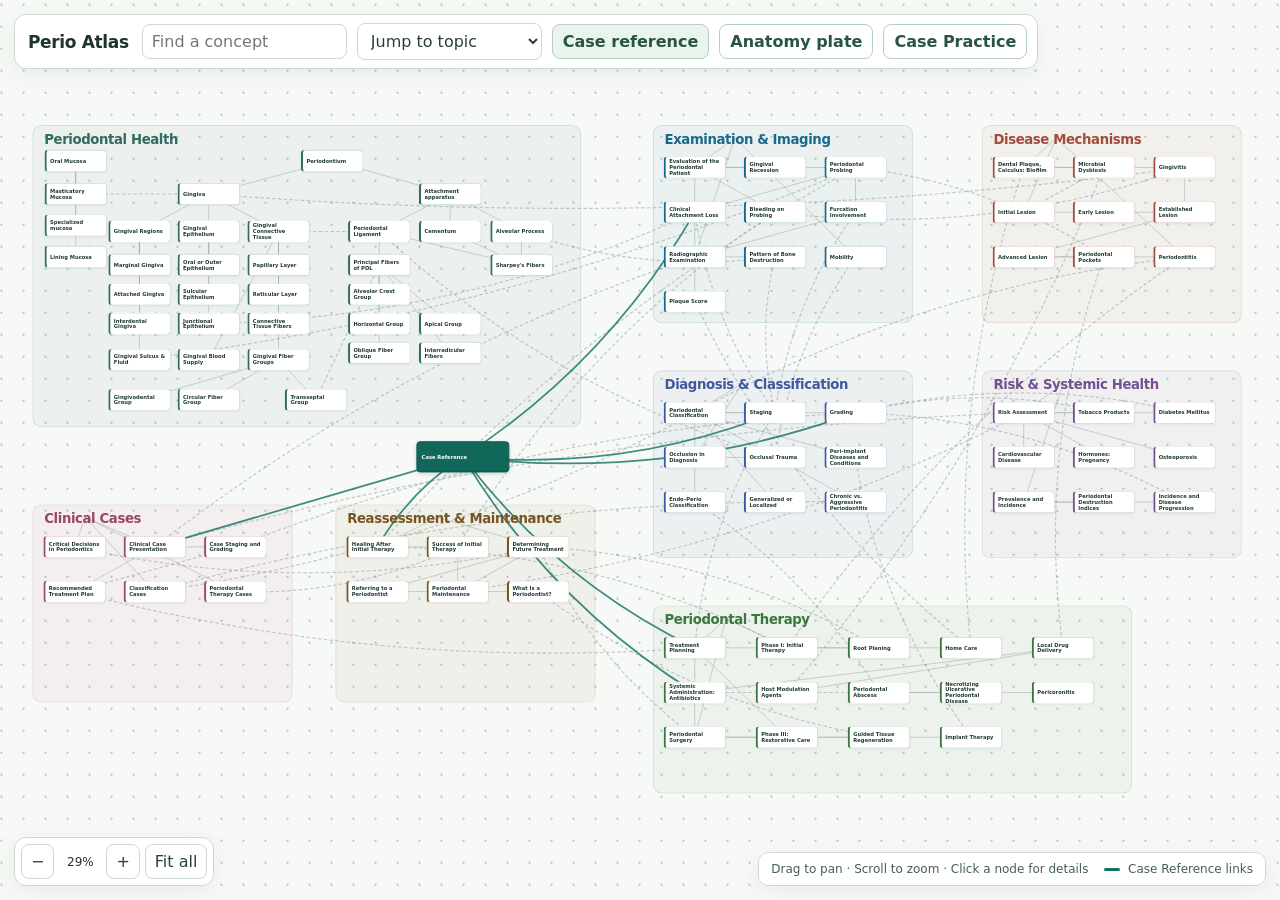
<file: index.html>
<!doctype html>
<html lang="en">
<head>
  <meta charset="utf-8">
  <meta name="viewport" content="width=device-width, initial-scale=1">
  <meta name="description" content="One connected map of periodontology, with original lecture text and slides.">
  <title>Perio Atlas | Periodontology Mind Map</title>
  <link rel="stylesheet" href="map.css?v=3d-cutaway">
  <script src="study-content.js" defer></script>
  <script src="map-data.js?v=reference-hub" defer></script>
  <script src="reference-data.js" defer></script>
  <script src="map.js?v=reference-hub" defer></script>
</head>
<body>
  <main id="viewport" tabindex="0" aria-label="Periodontology mind map. Drag or use the arrow keys to pan. Scroll or use plus and minus to zoom.">
    <div id="world">
      <svg id="links" width="4350" height="2470" viewBox="0 0 4350 2470" aria-hidden="true"></svg>
    </div>
  </main>
  <header class="toolbar">
    <h1>Perio Atlas</h1>
    <div class="search-wrap">
      <input id="find" type="search" aria-label="Find a concept or lecture" placeholder="Find a concept" autocomplete="off" aria-controls="matches">
      <div id="matches" hidden aria-label="Search results"></div>
    </div>
    <select id="jump" aria-label="Jump to a topic"><option value="">Jump to topic</option></select>
    <button type="button" id="open-reference">Case reference</button>
    <a id="anatomy-cutaway" href="anatomy/">Anatomy plate</a>
    <a id="case-practice" href="exams/practice/">Case Practice</a>
  </header>
  <nav class="zoom" aria-label="Map controls">
    <button type="button" id="zoom-out" aria-label="Zoom out">−</button>
    <output id="scale" aria-label="Zoom level"></output>
    <button type="button" id="zoom-in" aria-label="Zoom in">+</button>
    <button type="button" id="fit">Fit all</button>
  </nav>
  <p class="map-hint">Drag to pan · Scroll to zoom · Click a node for details <span class="reference-key" aria-hidden="true"></span> Case Reference links</p>
  <aside id="detail" hidden aria-labelledby="detail-title">
    <button type="button" id="close" aria-label="Close node details">×</button>
    <p id="detail-group"></p>
    <h2 id="detail-title"></h2>
    <div id="detail-body"></div>
  </aside>
  <dialog id="reference" aria-labelledby="reference-title">
    <header class="reference-header">
      <h2 id="reference-title">Case Reference</h2>
      <form method="dialog"><button type="submit">Close</button></form>
    </header>
    <nav id="reference-sections" aria-label="Reference sections"></nav>
    <div id="reference-content"></div>
  </dialog>
  <dialog id="slide" aria-labelledby="slide-title">
    <form method="dialog"><span id="slide-title"></span><button type="submit">Close</button></form>
    <img id="slide-full" alt="">
  </dialog>
</body>
</html>
</file>
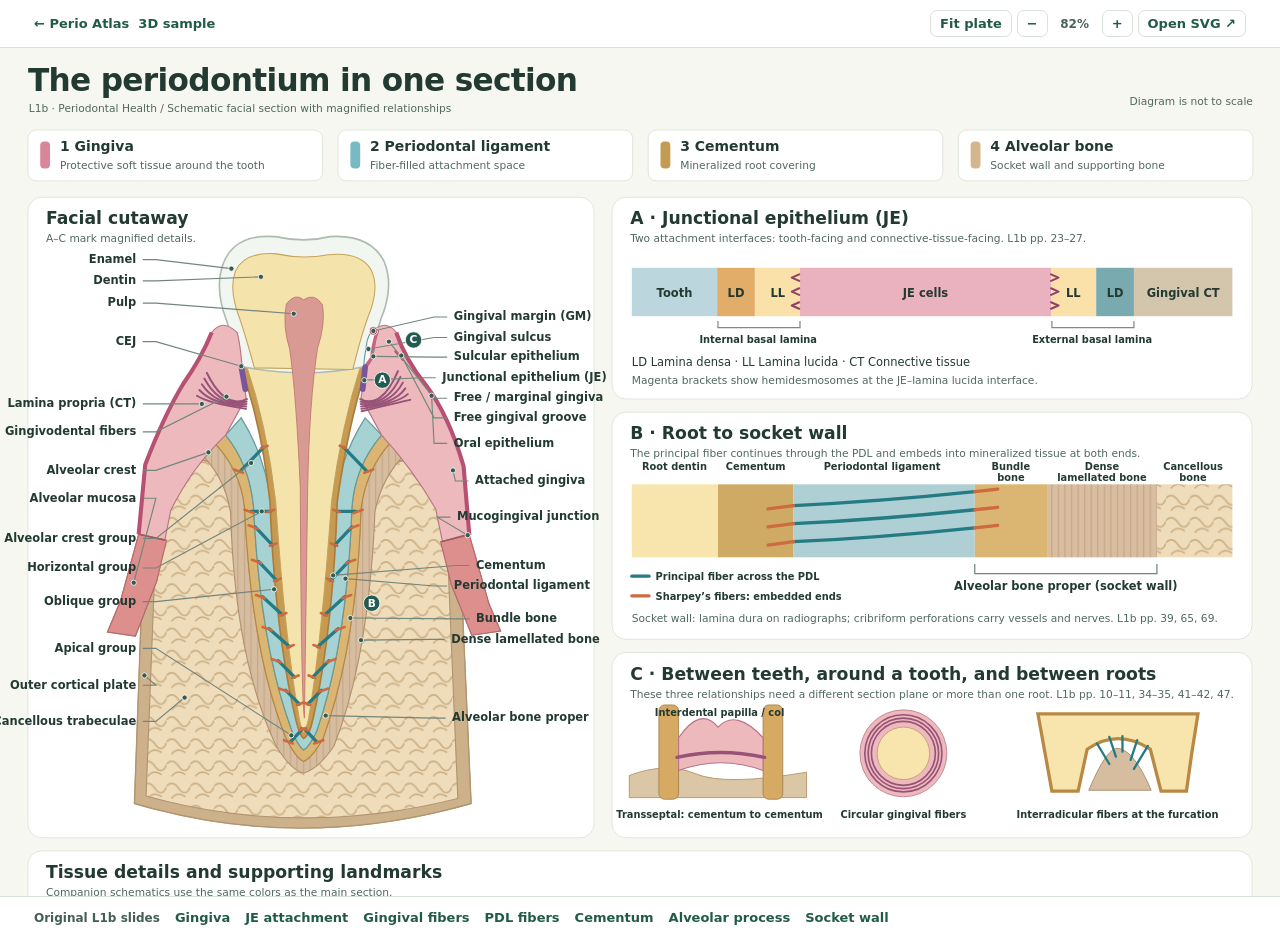
<file: anatomy/index.html>
<!doctype html>
<html lang="en">
<head>
  <meta charset="utf-8">
  <meta name="viewport" content="width=device-width, initial-scale=1">
  <meta name="description" content="One annotated L1b diagram showing all four components of the periodontium.">
  <title>The Periodontium in One Section | Perio Atlas</title>
  <link rel="stylesheet" href="plate.css">
  <script src="plate.js" defer></script>
</head>
<body>
  <header class="bar">
    <nav aria-label="Anatomy navigation">
      <a href="../">← Perio Atlas</a>
      <a href="3d.html">3D sample</a>
    </nav>
    <div class="controls" aria-label="Diagram controls">
      <button id="fit" type="button">Fit plate</button>
      <button id="out" type="button" aria-label="Zoom out">−</button>
      <output id="zoom" aria-label="Diagram zoom"></output>
      <button id="in" type="button" aria-label="Zoom in">+</button>
      <a href="periodontium-plate.svg" target="_blank" rel="noopener">Open SVG ↗</a>
    </div>
  </header>
  <main>
    <h1 class="sr-only">The periodontium in one section</h1>
    <div class="canvas" id="canvas" tabindex="0" aria-label="Anatomy plate. Scroll to inspect. Use the plus and minus buttons to zoom.">
      <img id="plate" src="periodontium-plate.svg" width="1560" height="1290"
        alt="One annotated facial tooth section with all four periodontal components. Insets enlarge the junctional epithelium and its basal laminae, the cementum-to-bone fiber attachment, interdental and interradicular fibers, gingival layers, cementum variants, and bone defects.">
    </div>
    <nav class="sources" aria-label="Original L1b lecture slides">
      <strong>Original L1b slides</strong>
      <a href="../L1b_Periodontium%20in%20Health.pdf#page=4" target="_blank" rel="noopener">Gingiva</a>
      <a href="../L1b_Periodontium%20in%20Health.pdf#page=25" target="_blank" rel="noopener">JE attachment</a>
      <a href="../L1b_Periodontium%20in%20Health.pdf#page=31" target="_blank" rel="noopener">Gingival fibers</a>
      <a href="../L1b_Periodontium%20in%20Health.pdf#page=39" target="_blank" rel="noopener">PDL fibers</a>
      <a href="../L1b_Periodontium%20in%20Health.pdf#page=52" target="_blank" rel="noopener">Cementum</a>
      <a href="../L1b_Periodontium%20in%20Health.pdf#page=65" target="_blank" rel="noopener">Alveolar process</a>
      <a href="../L1b_Periodontium%20in%20Health.pdf#page=69" target="_blank" rel="noopener">Socket wall</a>
    </nav>
  </main>
</body>
</html>
</file>
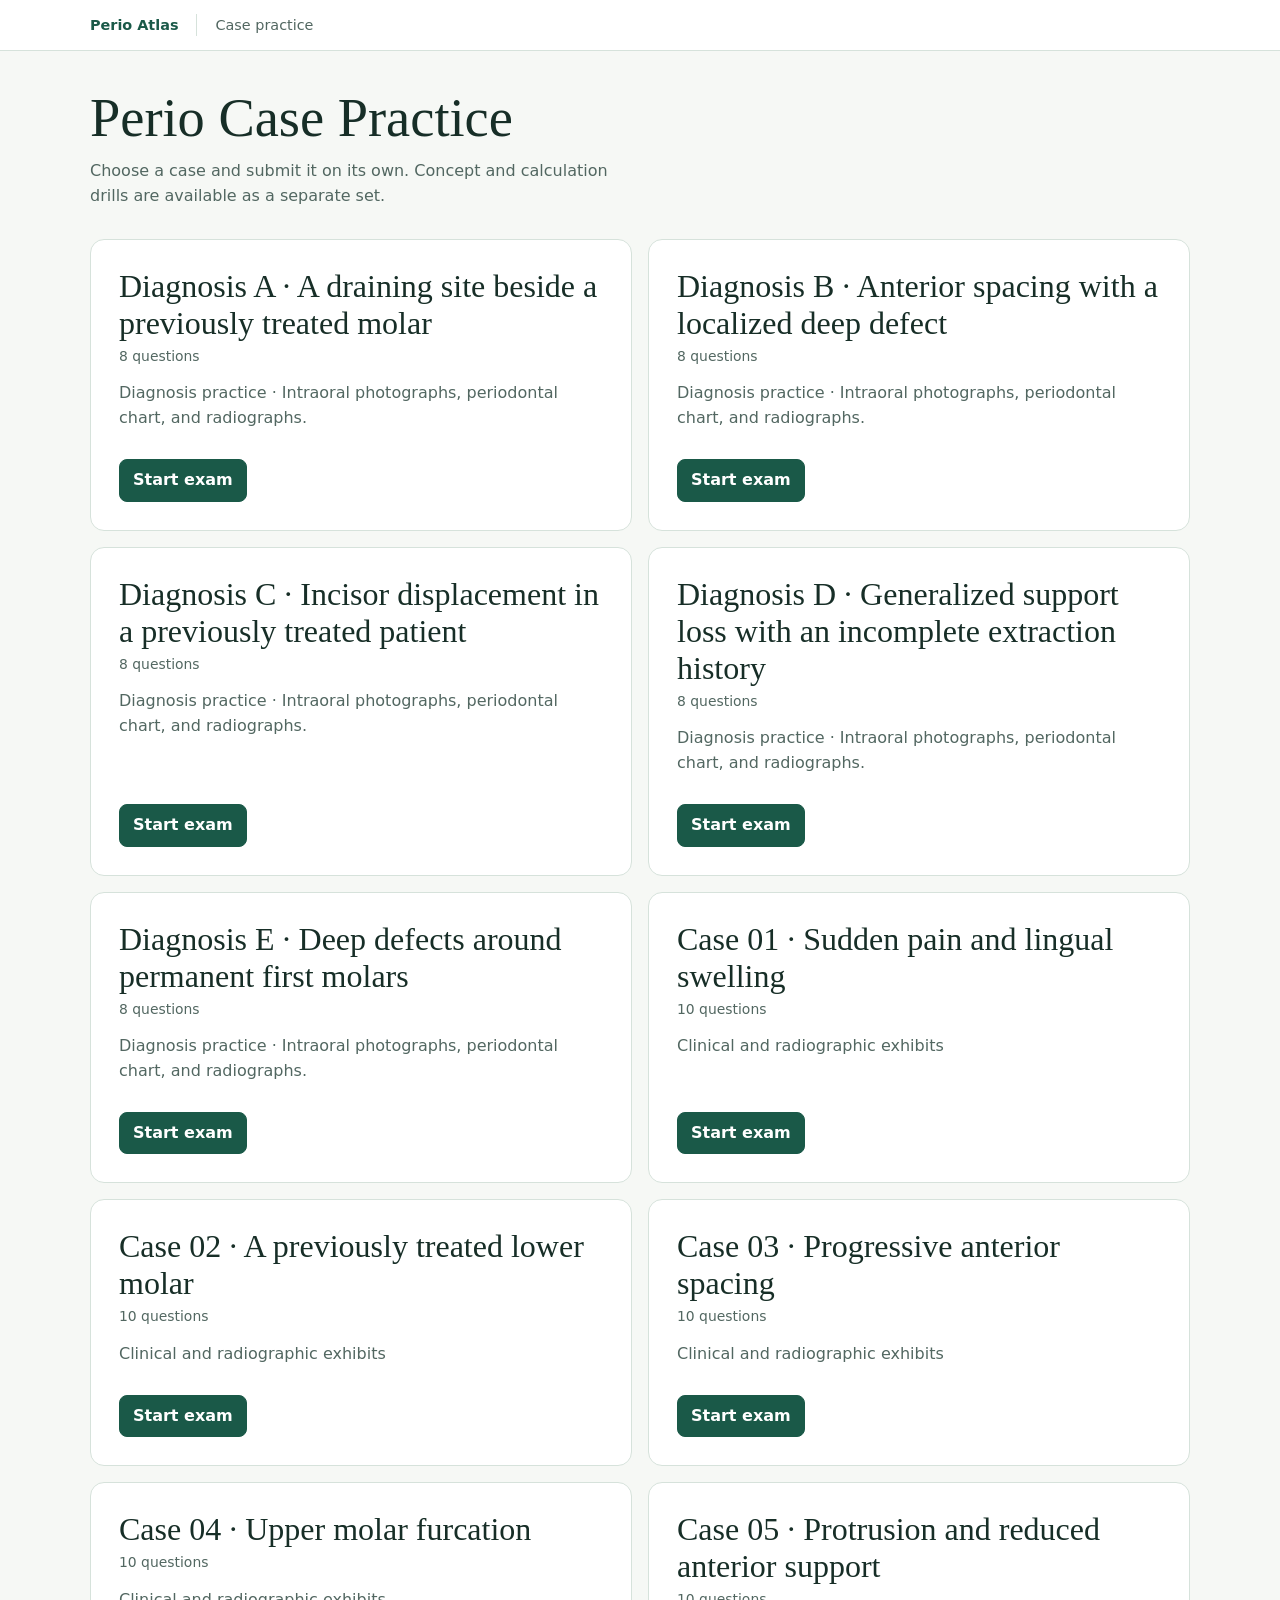
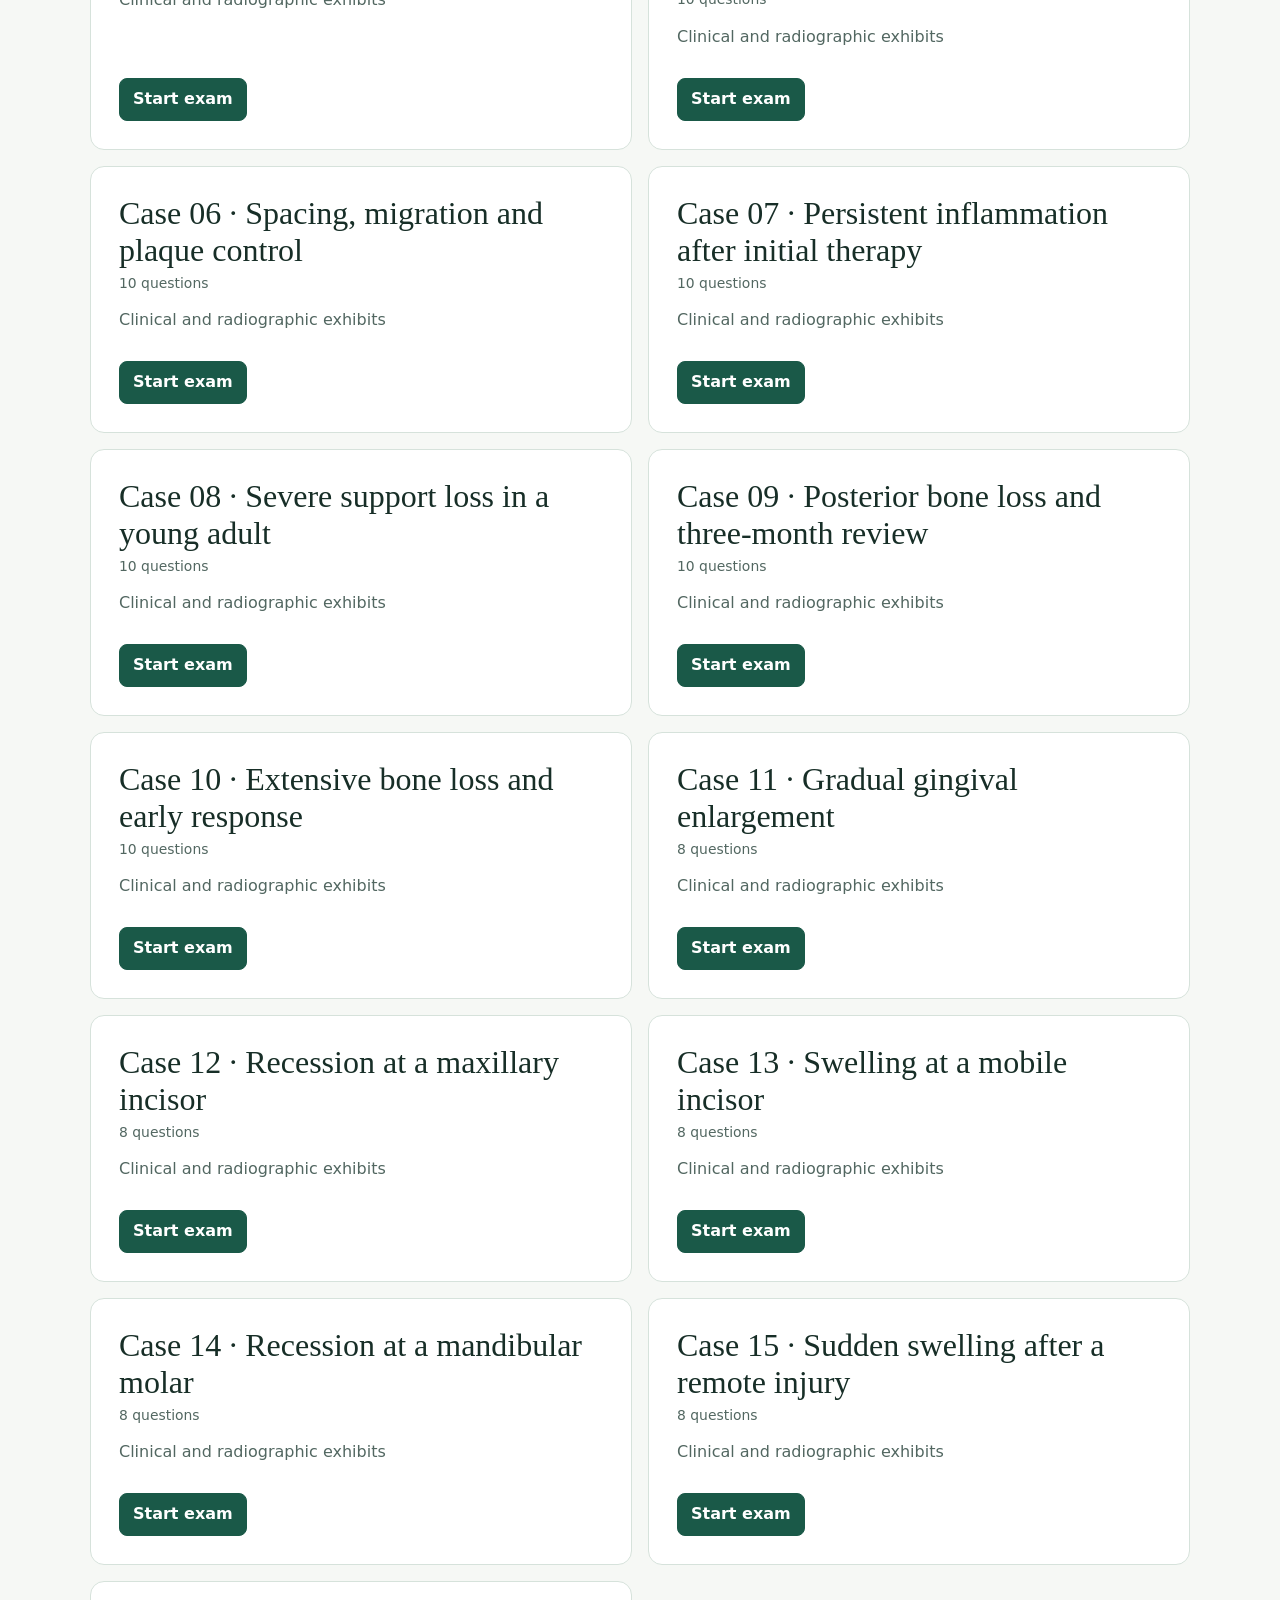
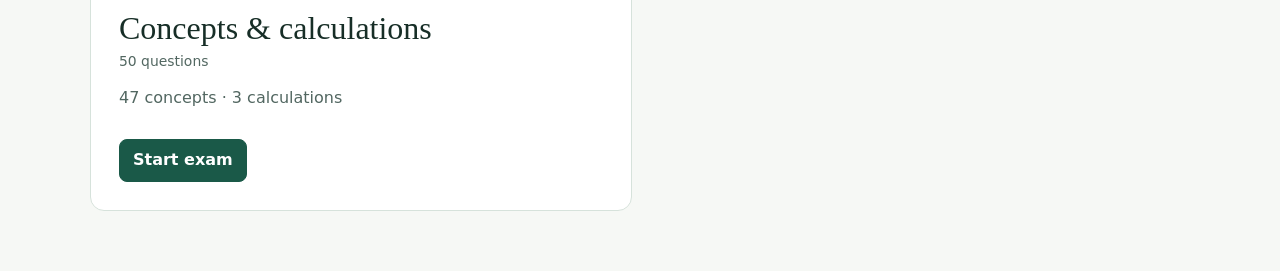
<file: exams/index.html>
<!doctype html>
<html lang="en">
<head>
  <meta charset="utf-8">
  <meta name="viewport" content="width=device-width, initial-scale=1">
  <meta http-equiv="refresh" content="0; url=practice/">
  <link rel="canonical" href="practice/">
  <title>Perio Case Practice</title>
</head>
<body>
  <a href="practice/">Open Case Practice</a>
</body>
</html>
</file>
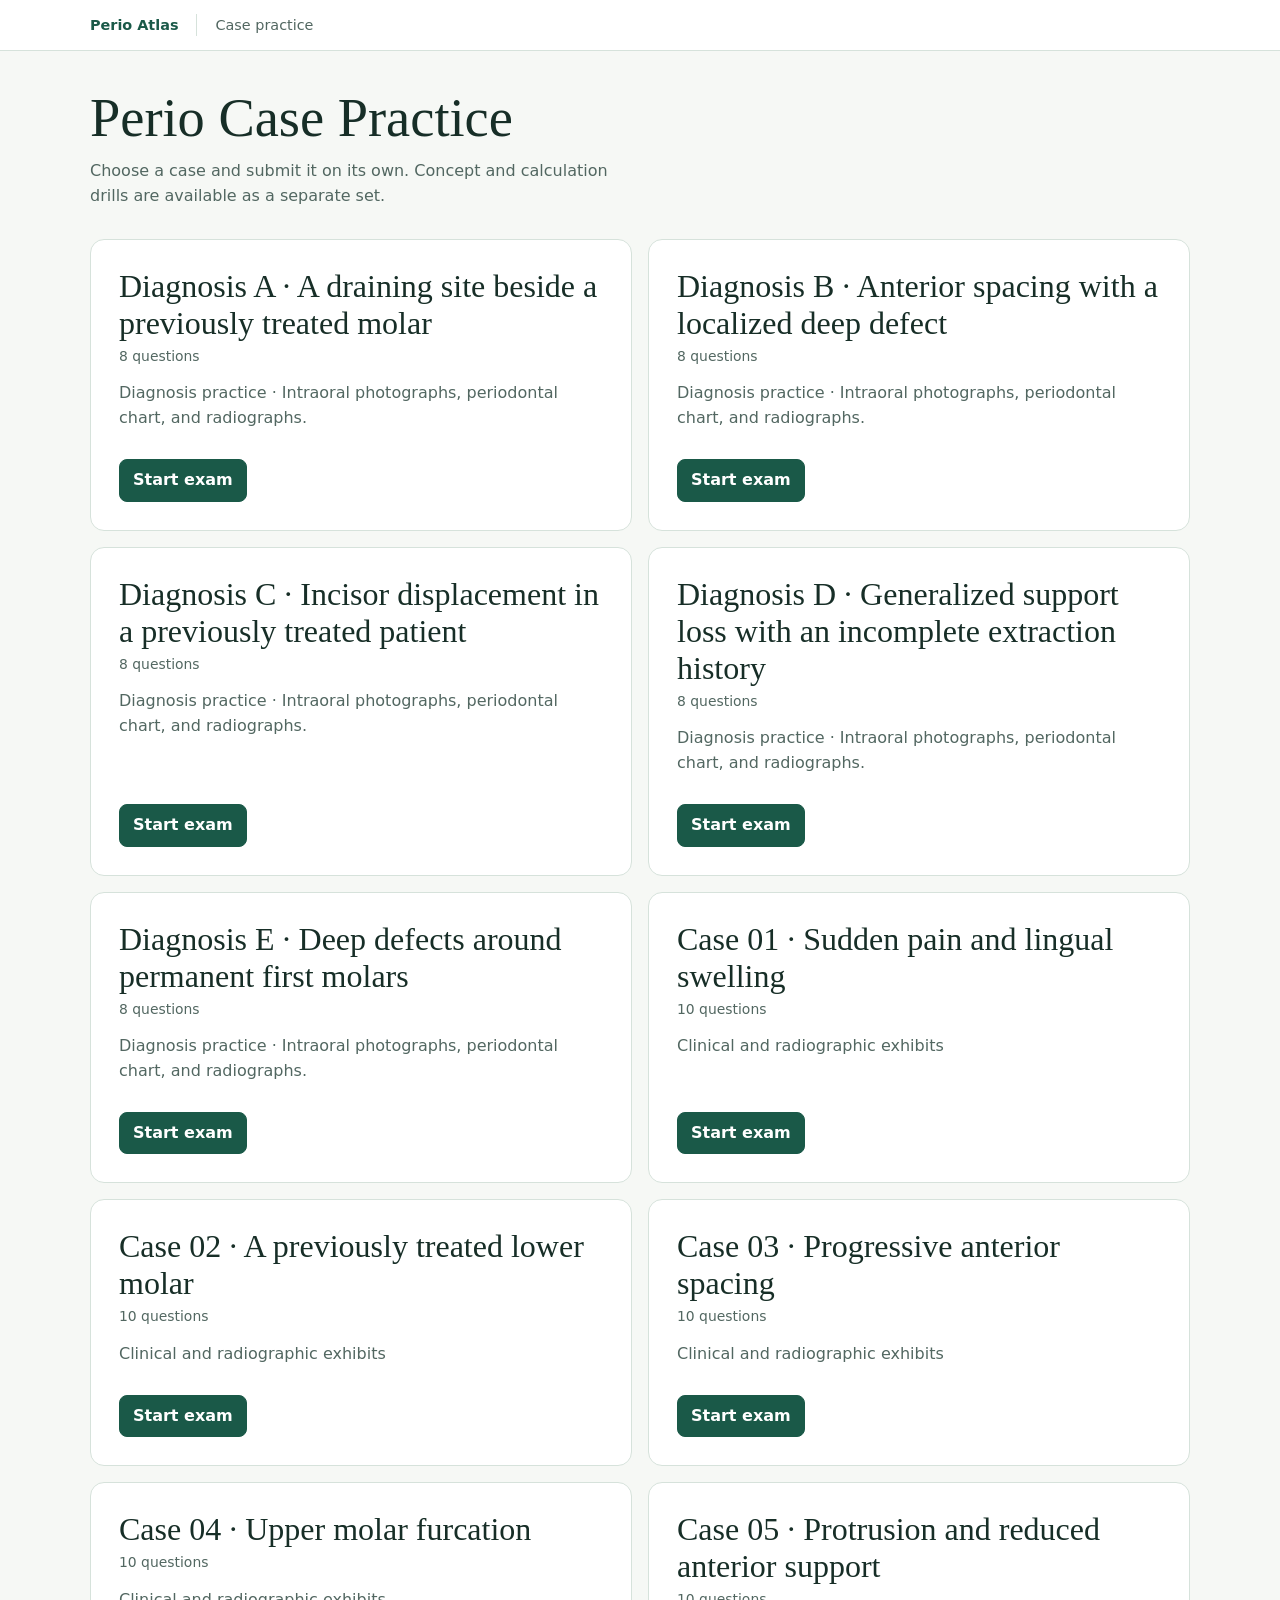
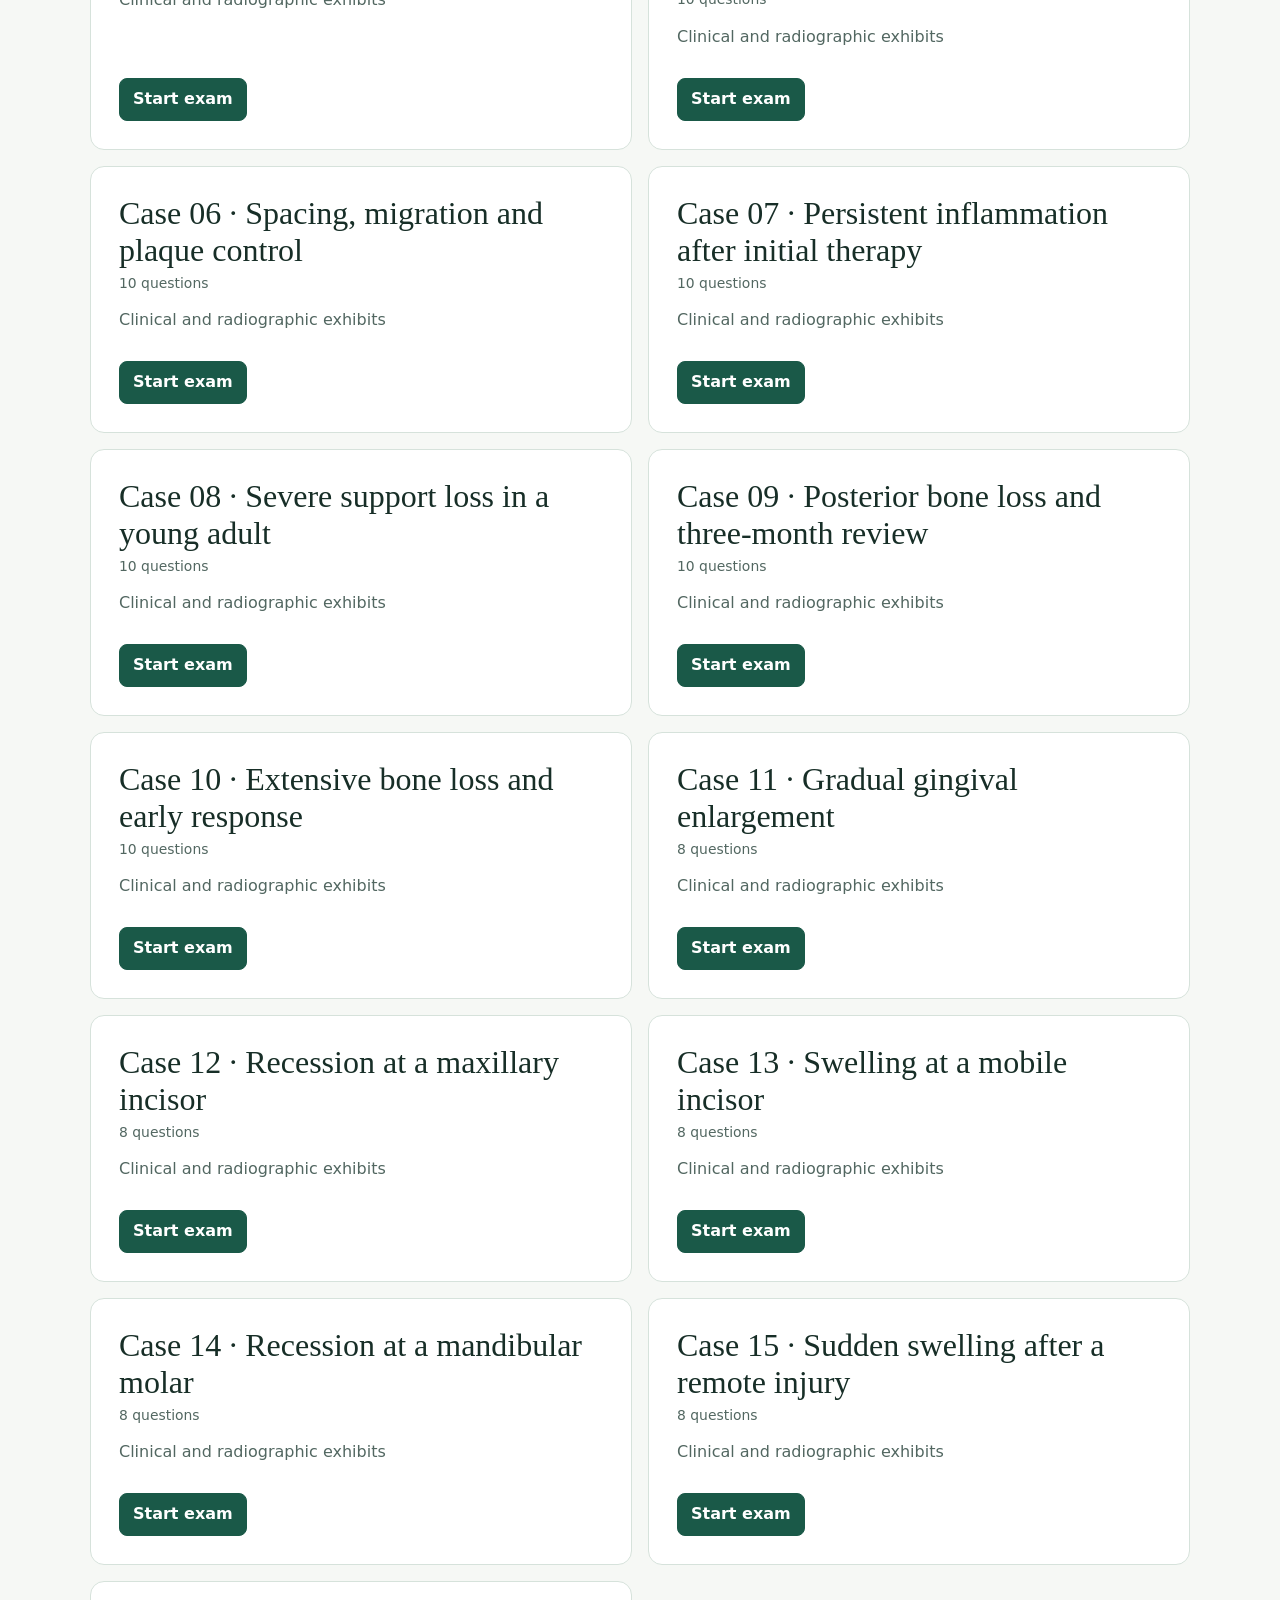
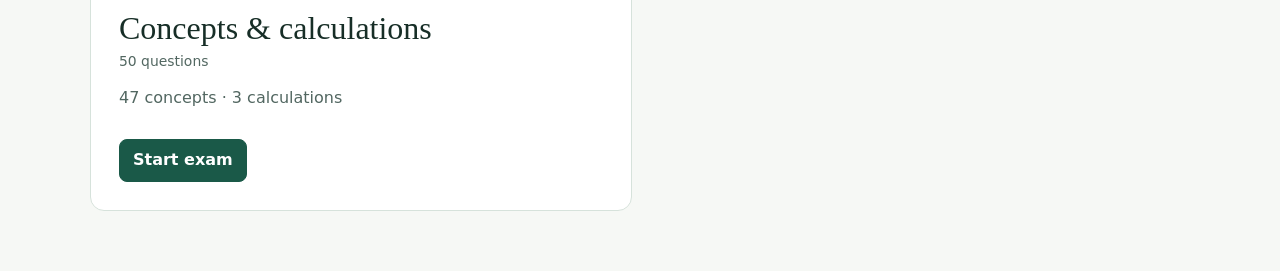
<file: exams/practice/index.html>
<!doctype html>
<html lang="en" data-mode="practice">
<head>
  <meta charset="utf-8">
  <meta name="viewport" content="width=device-width, initial-scale=1">
  <title>Perio Case Practice | Perio Atlas</title>
  <link rel="stylesheet" href="../exam.css?v=annotation-tools">
  <script src="data.js?v=hints-reference" defer></script>
  <script src="diagnosis.js?v=therapy-evaluation" defer></script>
  <script src="../exam.js?v=annotation-tools" defer></script>
</head>
<body>
  <header class="top">
    <a href="../../">Perio Atlas</a>
    <span>Case practice</span>
  </header>
  <main>
    <section id="home">
      <h1>Perio Case Practice</h1>
      <p class="intro">Choose a case and submit it on its own. Concept and calculation drills are available as a separate set.</p>
      <div id="years"></div>
    </section>
    <section id="attempt" hidden>
      <div class="attempt-header">
        <div><button id="back" class="quiet" type="button">← All practice sets</button><h1 id="exam-title"></h1></div>
        <div class="metrics"><span id="timer" aria-label="Elapsed time"></span><span id="progress"></span></div>
      </div>
      <p id="result" role="status" hidden></p>
      <div class="exam-layout">
        <div class="question-column">
          <details id="drug-reference" class="drug-reference" hidden>
            <summary>Antibiotics &amp; drug quick reference</summary>
            <div class="drug-reference-body">
              <p class="drug-legend">
                <span class="abx-indicated">Indicated when criteria are met</span>
                <span class="abx-optional">Optional / case-dependent</span>
              </p>
              <table class="drug-table">
                <caption>Antibiotic use in periodontal treatment</caption>
                <thead><tr><th scope="col">Condition</th><th scope="col">Plan</th><th scope="col">When to consider Abx</th></tr></thead>
                <tbody>
                  <tr><th scope="row">Periodontal abscess</th><td>Drainage + debridement ± systemic Abx</td><td class="abx-indicated">Systemic involvement or spread</td></tr>
                  <tr><th scope="row">NUG</th><td>Debridement + antimicrobial rinse ± systemic metronidazole</td><td class="abx-indicated">Systemic symptoms (fever, malaise)</td></tr>
                  <tr><th scope="row">NUP</th><td>Debridement + antimicrobial rinse ± systemic Abx; further periodontal care</td><td class="abx-indicated">Systemic symptoms or severe infection</td></tr>
                  <tr><th scope="row">Pericoronitis</th><td>Irrigation + debridement ± systemic Abx</td><td class="abx-indicated">Systemic complications or spread</td></tr>
                  <tr><th scope="row">Grade C</th><td>SRP + adjunctive systemic Abx if selected, e.g., amoxicillin + metronidazole</td><td class="abx-optional">Selected high-risk or rapidly progressing cases</td></tr>
                  <tr><th scope="row">Generalized periodontitis</th><td>SRP ± systemic Abx</td><td class="abx-optional">Selected cases; no routine Abx</td></tr>
                  <tr><th scope="row">Residual / localized pockets</th><td>SRP ± Atridox / Arestin</td><td class="abx-optional">Persistent sites needing a local adjunct</td></tr>
                  <tr><th scope="row">Medically complex cases</th><td>OHI + medical consult; culture/sensitivity if indicated; SRP ± concurrent Abx</td><td class="abx-optional">Individual medical and periodontal assessment</td></tr>
                </tbody>
              </table>
              <table class="drug-table">
                <caption>Drug names, frequency &amp; allergies</caption>
                <thead><tr><th scope="col">Drug</th><th scope="col">L7a example</th><th scope="col">Allergy check</th></tr></thead>
                <tbody>
                  <tr><th scope="row">Amoxicillin</th><td>500 mg · 3×/day · 8 days</td><td>Penicillin</td></tr>
                  <tr><th scope="row">Metronidazole</th><td>500 mg · 3×/day · 8 days</td><td>Metronidazole</td></tr>
                  <tr><th scope="row">Clindamycin</th><td>300 mg · 3×/day · 10 days</td><td>Clindamycin; no automatic substitution</td></tr>
                  <tr><th scope="row">Arestin / Atridox</th><td>Minocycline / doxycycline · local</td><td>Tetracycline class</td></tr>
                  <tr><th scope="row">PerioChip</th><td>Chlorhexidine · local</td><td>Chlorhexidine</td></tr>
                </tbody>
              </table>
              <p class="drug-footnote">Study aid · L7a/L7b. Decide if an adjunct is needed, then check the allergy and reaction. Frequencies are slide examples.</p>
            </div>
          </details>
          <article id="question"></article>
        </div>
        <aside aria-label="Case notes and practice navigation">
          <details id="notes-panel" class="notes-panel" open hidden>
            <summary id="notes-label">Case notes</summary>
            <textarea id="case-notes" aria-labelledby="notes-label" placeholder="Write findings, calculations, or reminders…" spellcheck="false"></textarea>
          </details>
          <h2>Questions</h2>
          <nav id="palette" aria-label="Question numbers"></nav>
          <button id="submit" class="primary" type="button">Submit set</button>
          <a id="source" target="_blank" rel="noopener" hidden>Review case source ↗</a>
          <p id="credit" class="subtle credit" hidden></p>
        </aside>
      </div>
    </section>
  </main>
  <dialog id="calculator" aria-labelledby="calculator-title">
    <h2 id="calculator-title">Calculator</h2>
    <form id="calculator-form">
      <div class="calculator-inputs">
        <label>First number <input name="left" type="number" step="any" required autofocus></label>
        <label>Operation <select name="operator">
          <option value="+">Add (+)</option>
          <option value="−">Subtract (−)</option>
          <option value="×">Multiply (×)</option>
          <option value="÷">Divide (÷)</option>
        </select></label>
        <label>Second number <input name="right" type="number" step="any" required></label>
      </div>
      <output id="calculation-result" aria-label="Result"></output>
      <div class="controls">
        <button type="reset">Clear</button>
        <button class="primary" type="submit">Calculate</button>
      </div>
    </form>
    <form method="dialog" class="calculator-close"><button>Close calculator</button></form>
  </dialog>
  <dialog id="confirm">
    <form method="dialog">
      <h2>Submit set?</h2>
      <p id="confirm-status"></p>
      <div class="controls">
        <button value="cancel">Keep working</button>
        <button class="primary" value="submit">Submit and review</button>
      </div>
    </form>
  </dialog>
</body>
</html>
</file>
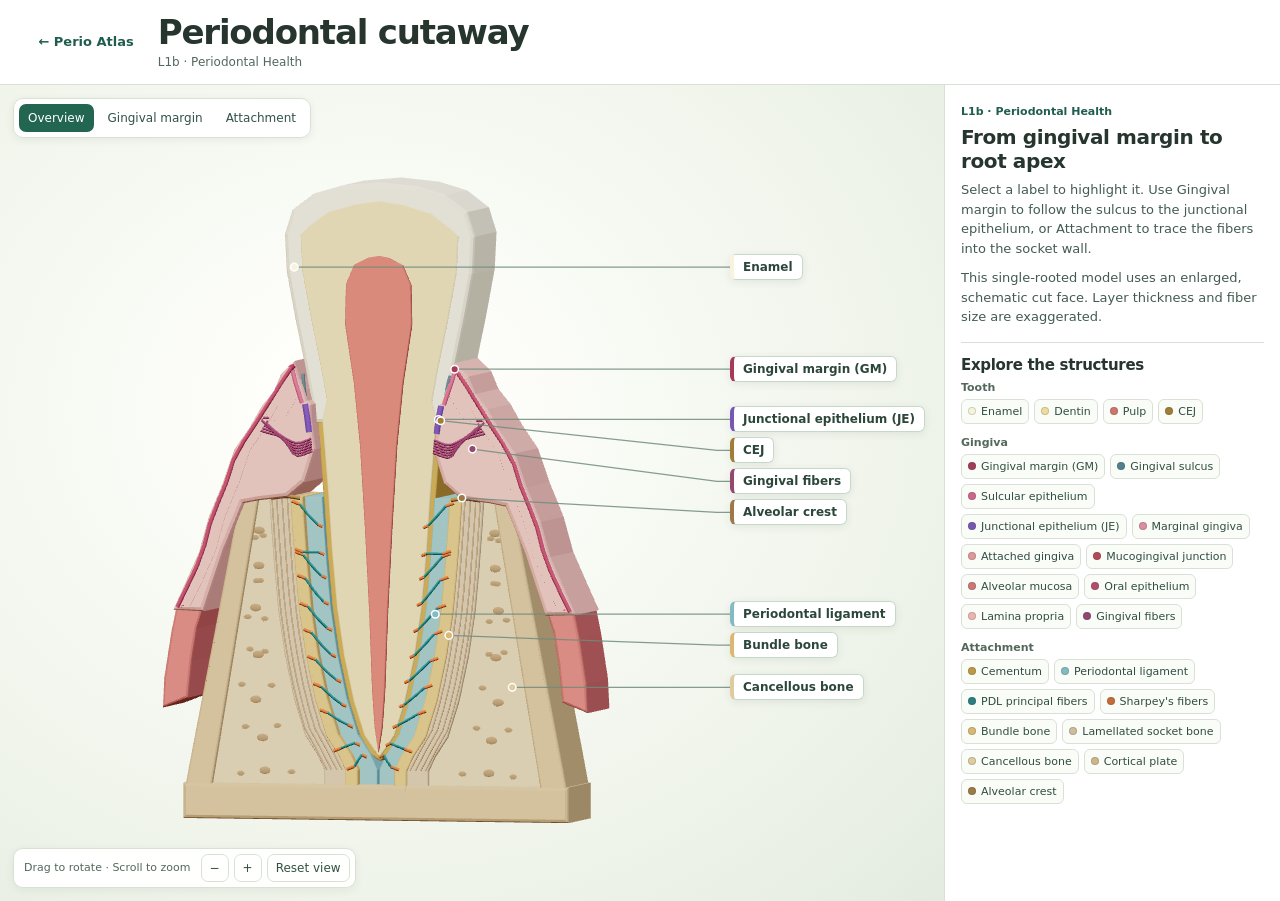
<file: anatomy/3d.html>
<!doctype html>
<html lang="en">
<head>
<meta charset="utf-8">
<meta name="viewport" content="width=device-width, initial-scale=1">
<meta name="description" content="An interactive L1b periodontal anatomy cutaway.">
<title>Periodontal Cutaway | Perio Atlas</title>
<link rel="stylesheet" href="cutaway.css">
<script type="module" src="cutaway.js"></script>
</head>
<body>
<header class="top">
  <a href="../" class="back">← Perio Atlas</a>
  <div><h1>Periodontal cutaway</h1><p>L1b · Periodontal Health</p></div>
</header>
<main>
  <section class="stage" aria-label="Interactive periodontal cutaway">
    <div class="controls" aria-label="Select an anatomy view">
      <button type="button" data-view="overview" aria-pressed="true">Overview</button>
      <button type="button" data-view="gingiva" aria-pressed="false">Gingival margin</button>
      <button type="button" data-view="attachment" aria-pressed="false">Attachment</button>
    </div>
    <div id="model" tabindex="0" aria-label="3D cutaway. Drag or use arrow keys to rotate. Scroll or use plus and minus to zoom.">
      <svg id="leaders" aria-hidden="true"></svg>
      <div id="pins" aria-label="Anatomical labels"></div>
    </div>
    <div class="controls stage-bottom">
      <span>Drag to rotate · Scroll to zoom</span>
      <button id="minus" type="button" aria-label="Zoom out">−</button>
      <button id="plus" type="button" aria-label="Zoom in">+</button>
      <button id="reset" type="button">Reset view</button>
    </div>
    <div id="unavailable" hidden>3D rendering is unavailable in this browser. The labels and original lecture slides are still available.</div>
  </section>
  <aside class="panel" aria-label="Anatomy details">
    <section id="detail" aria-live="polite"></section>
    <section class="layers">
      <h2>Explore the structures</h2>
      <div id="layer-list"></div>
    </section>
  </aside>
</main>
</body>
</html>
</file>
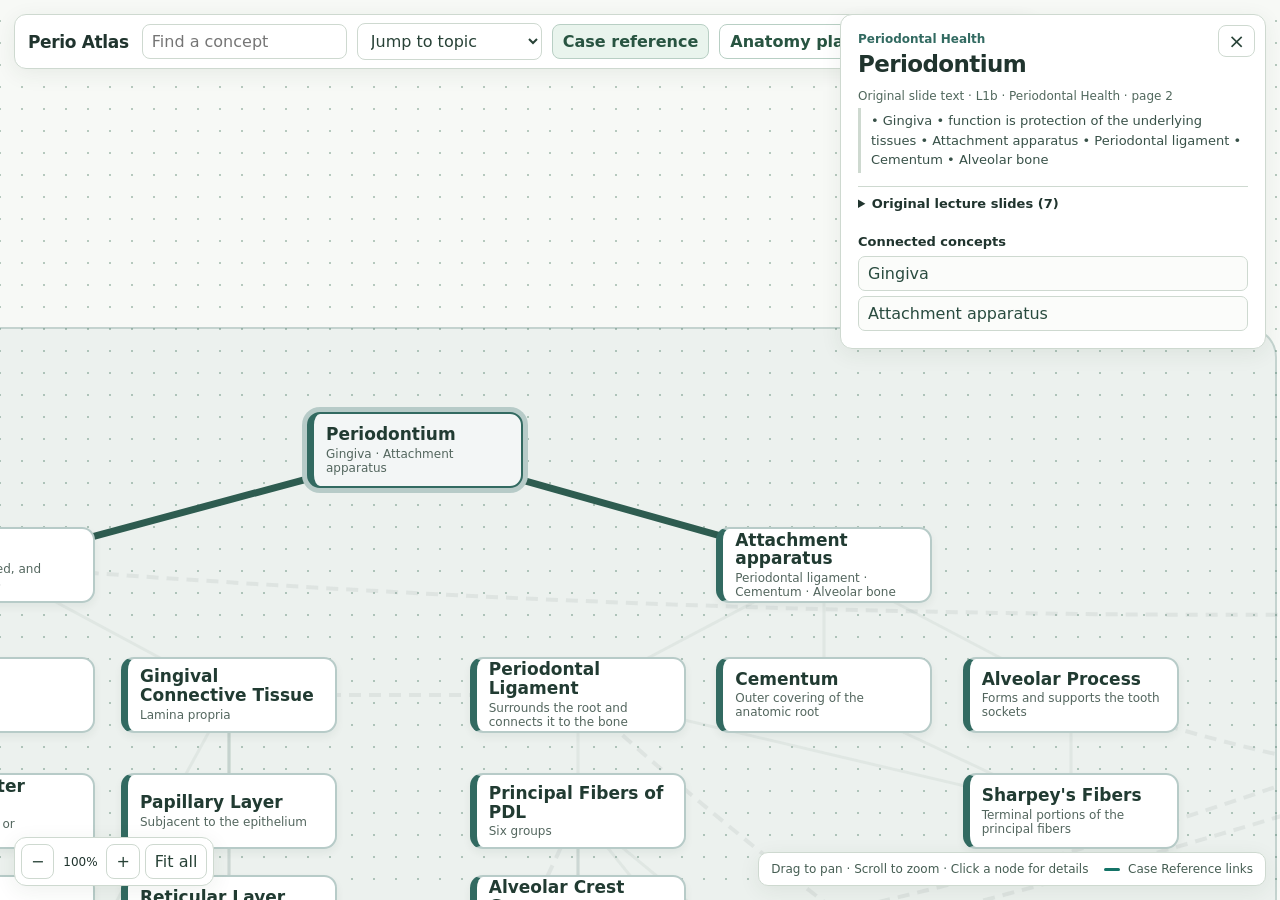
<file: study-assets/structure.html>
<!doctype html>
<html lang="en">
<head>
  <meta charset="utf-8">
  <title>Periodontal Health | Perio Atlas</title>
  <meta http-equiv="refresh" content="0; url=../index.html#perio">
</head>
<body><a href="../index.html#perio">Open Periodontal Health in the full map</a></body>
</html>
</file>
<file: map.css>
:root{font-family:Inter,system-ui,sans-serif;color:#20342e;background:#f7f9f6;--line:#ced9d0;--paper:#fff;--accent:#2d6152}
*{box-sizing:border-box}body{margin:0;overflow:hidden}button,input,select{font:inherit}button,select,summary{cursor:pointer}button:focus-visible,select:focus-visible,input:focus-visible,a:focus-visible,summary:focus-visible{outline:3px solid #277b6b;outline-offset:2px}[hidden]{display:none!important}
#viewport{position:fixed;inset:0;overflow:hidden;cursor:grab;touch-action:none;background-image:radial-gradient(#b6c9be 1px,transparent 1px);background-size:22px 22px}#viewport.dragging{cursor:grabbing}#world{width:4350px;height:2470px;position:absolute;top:0;left:0;transform-origin:0 0;user-select:none}
#links{position:absolute;inset:0;pointer-events:none;z-index:1;overflow:visible}.link{fill:none;stroke:#9aaeaa;stroke-width:3;stroke-opacity:.62}.link.cross{stroke:#8b9b97;stroke-width:4;stroke-dasharray:12 8;stroke-opacity:.52}.link.dim{stroke-opacity:.15}.link.active{stroke:#2e5c50;stroke-opacity:1;stroke-width:7}
.region{position:absolute;border-radius:30px;background:color-mix(in srgb,var(--tone),transparent 95%);border:2px solid color-mix(in srgb,var(--tone),transparent 78%);pointer-events:none}
.map-node,.region-heading{position:absolute;z-index:2;text-align:left;color:#24342f}.region-heading{border:0;background:none;padding:0 5px;font-size:39px;line-height:1.14;letter-spacing:-.03em;color:var(--tone);font-weight:760;max-width:825px}.region-heading:hover{text-decoration:underline}.region-heading.active{color:#18352b;text-decoration:underline}
.map-node{width:216px;min-height:76px;height:76px;border:2px solid color-mix(in srgb,var(--tone),white 65%);border-left:7px solid var(--tone);background:#fff;border-radius:13px;box-shadow:0 4px 8px #1835270f;padding:8px 12px;display:flex;justify-content:center;flex-direction:column;gap:4px;transition:background-color .1s}.map-node:hover,.map-node.active{border-color:var(--tone);background:color-mix(in srgb,var(--tone),white 94%)}.map-node.active{box-shadow:0 0 0 5px color-mix(in srgb,var(--tone),white 65%)}.map-node strong{font-size:17px;line-height:1.10;color:#213b32}.map-node small{font-size:12px;line-height:1.15;color:#53665e}.map-node.dim{background:#fafcf9}
#world.overview .map-node small{display:none}#world.overview .map-node strong{font-size:18px}#world.overview .region-heading{font-size:46px}
.toolbar,.zoom,.map-hint,#detail{position:fixed;background:#fff;border:1px solid var(--line);box-shadow:0 5px 21px #263d2d13;z-index:3}.toolbar{top:14px;left:14px;display:flex;align-items:center;gap:10px;padding:8px 10px;border-radius:12px;max-width:calc(100% - 28px)}h1{font-size:17px;margin:0 3px;white-space:nowrap;letter-spacing:-.02em}.search-wrap{position:relative;min-width:0}input,select,.zoom button,#close,dialog button{border:1px solid var(--line);border-radius:8px;padding:7px 9px;background:#fff;color:#284237}input{width:205px;max-width:100%}select{max-width:185px}
#matches{position:absolute;top:calc(100% + 6px);left:0;width:max(100%,260px);max-height:320px;overflow:auto;background:#fff;border:1px solid var(--line);border-radius:8px;box-shadow:0 8px 21px #243d2830;padding:4px}#matches button{background:none;border:0;border-radius:5px;display:block;width:100%;text-align:left;padding:9px;color:#294139;font-size:14px}#matches button:hover{background:#ebf3ec}#matches p{padding:6px;margin:0;font-size:14px}
.zoom{bottom:14px;left:14px;display:flex;align-items:center;gap:5px;padding:6px;border-radius:12px}.zoom button:hover,#close:hover{background:#ebf3ec}.zoom output{font-size:12px;text-align:center;min-width:42px}.map-hint{border-radius:10px;bottom:14px;right:14px;margin:0;padding:9px 12px;font-size:12px;color:#465e53;pointer-events:none}
#detail{right:14px;top:14px;max-height:calc(100dvh - 28px);width:min(426px,calc(100% - 28px));overflow:auto;overscroll-behavior:contain;border-radius:12px;padding:17px;z-index:4}#close{position:absolute;right:10px;top:10px;font-size:20px;line-height:1;padding:5px 9px}#detail-group{font-size:12px;font-weight:680;color:var(--tone);margin:0 38px 5px 0}#detail-title{font-size:23px;line-height:1.15;letter-spacing:-.026em;margin:0 38px 12px 0}#detail h3{margin:14px 0 7px;font-size:13px}blockquote{white-space:pre-line;border-left:3px solid var(--line);padding:3px 0 3px 10px;margin:5px 0 13px;font-size:13px;line-height:1.5;color:#385148}.quote-label{color:#51685d;font-size:12px;margin:0}.neighbors{display:grid;gap:5px}.neighbor{border:1px solid var(--line);text-align:left;background:#fbfcfa;border-radius:7px;padding:7px 9px;color:#294b3f}.neighbor small{display:block;color:#536a60;margin-top:3px}.neighbor:hover{background:#ebf3ec}details{border-top:1px solid var(--line);padding:9px 0;margin-top:11px}summary{font-weight:690;font-size:13px}figure{margin:11px 0 16px}figcaption{font-size:12px;color:#4f685c;margin-bottom:5px}figure button{display:block;padding:0;border:1px solid var(--line);background:#fff;width:100%;border-radius:7px;overflow:hidden}figure img{display:block;width:100%}.source-link{display:inline-block;margin-top:5px;color:#255d4e;font-size:12px}
dialog{width:min(1100px,95vw);border:1px solid var(--line);border-radius:12px;max-height:94dvh;padding:12px}dialog::backdrop{background:#132b23aa}dialog form{display:flex;justify-content:space-between;gap:10px;align-items:center;margin-bottom:8px}dialog img{display:block;max-width:100%;max-height:80dvh;margin:auto}
@media(max-width:650px){.toolbar{left:8px;top:8px;gap:5px;padding:6px;max-width:calc(100% - 16px)}h1{font-size:14px}input,select{font-size:12px;padding:6px;width:128px}select{width:101px}#detail{top:55px;right:8px;max-height:calc(100dvh - 111px);width:min(400px,calc(100% - 16px))}.map-hint{display:none}.zoom{left:8px;bottom:8px}}
#open-reference{white-space:nowrap;border:1px solid #b8cfc4;background:#e9f4ed;color:#285441;border-radius:8px;padding:7px 10px;font-weight:680}
#open-reference:hover,.reference-link:hover,.reference-source:hover{background:#dceee3}
#world .map-node.reference-node{width:322px;height:108px;border:3px solid #07554a;background:#11685a;box-shadow:0 5px 14px #13443a32;padding:9px 15px}
#world .reference-node strong{font-size:26px;color:white}
#world .reference-node small{color:#e4f3ed}
#world .map-node.reference-node:hover,#world .map-node.reference-node:focus-visible{background:#0b5549}
.link.reference-edge{stroke:#147367;stroke-width:6;stroke-opacity:.82}
.link.reference-edge.dim{stroke-opacity:.3}
.link.reference-edge.active{stroke:#0b5c50;stroke-width:9;stroke-opacity:1}
.reference-key{display:inline-block;width:16px;height:3px;background:#147367;margin-inline:12px 4px;vertical-align:middle;border-radius:2px}
#reference{width:min(1160px,96vw);padding:0;border-radius:14px;max-height:92dvh;overflow:auto;color:#24372e}
.reference-header{display:flex;align-items:center;justify-content:space-between;gap:8px;padding:14px 16px 10px}
.reference-header h2{margin:0;font-size:23px}.reference-header form{margin:0}
#reference-sections{display:flex;flex-wrap:wrap;gap:6px;padding:0 16px 12px;border-bottom:1px solid var(--line)}
#reference-sections button{border:1px solid var(--line);border-radius:7px;background:#f8faf7;color:#254b3b;padding:6px 8px;font-size:13px}
#reference-sections button[aria-pressed=true]{background:#2d6152;color:white;border-color:#2d6152}
#reference-content{padding:12px 16px 16px}#reference-content h3{margin:0 0 7px;font-size:16px}#reference-content p{margin:0 0 10px;font-size:13px;line-height:1.45;max-width:85ch}
.reference-table{max-height:65dvh;overflow:auto;border:1px solid var(--line);border-radius:8px}
.reference-table table{border-collapse:collapse;width:100%;font-size:13px;line-height:1.45}
.reference-table th,.reference-table td{text-align:left;vertical-align:top;padding:8px 9px;border-bottom:1px solid var(--line)}
.reference-table thead th{position:sticky;top:0;background:#eaf2ec;z-index:1}.reference-table tbody th{min-width:125px}
.reference-table td:last-child{min-width:132px}.reference-table tr:last-child>th,.reference-table tr:last-child>td{border-bottom:0}
.reference-links{display:flex;flex-wrap:wrap;gap:4px}
.reference-link,.reference-source{border:1px solid var(--line);border-radius:6px;padding:3px 6px;background:#f5faf5;color:#235642;font-size:11px;text-align:left}
.reference-source{background:#fff;color:#3d596b}
@media(max-width:650px){#open-reference{font-size:11px;padding:6px} .toolbar{flex-wrap:wrap}.toolbar input{width:105px}#detail{top:85px;max-height:calc(100dvh - 141px)}.reference-table table{min-width:520px}.reference-header{padding:10px}.reference-header h2{font-size:19px}#reference-sections,#reference-content{padding-inline:10px}}
#anatomy-cutaway,#case-practice{color:#285441;border:1px solid #b8cfc4;border-radius:8px;background:white;padding:7px 10px;text-decoration:none;font-weight:680;white-space:nowrap}
#anatomy-cutaway:hover,#case-practice:hover{background:#e9f4ed}
@media(max-width:650px){#anatomy-cutaway,#case-practice{font-size:11px;padding:6px}}
</file>
<file: anatomy/plate.css>
:root{font-family:Inter,system-ui,sans-serif;background:#f5f7f0;color:#223a32;--line:#d9e2d9;--accent:#225a49}
*{box-sizing:border-box}body{margin:0}a{color:var(--accent);text-decoration:none}a:hover{text-decoration:underline}button{font:inherit;cursor:pointer}button:focus-visible,a:focus-visible,.canvas:focus-visible{outline:3px solid #2a7a61;outline-offset:2px}.sr-only{position:absolute;width:1px;height:1px;padding:0;margin:-1px;clip:rect(0,0,0,0);overflow:hidden;white-space:nowrap}
.bar{position:sticky;top:0;z-index:1;display:flex;justify-content:space-between;align-items:center;gap:8px;flex-wrap:wrap;padding:10px clamp(12px,3vw,34px);background:#fff;border-bottom:1px solid var(--line)}nav,.controls{display:flex;align-items:center;gap:9px;flex-wrap:wrap;font-size:13px;font-weight:660}.controls{gap:5px}.controls button,.controls a{padding:5px 9px;background:#fff;border:1px solid var(--line);border-radius:7px;color:var(--accent)}.controls button:hover,.controls a:hover{background:#ebf3ed}.controls output{min-width:44px;text-align:center;color:#496558;font-size:12px}
.canvas{overflow:auto;height:calc(100dvh - 52px);background:#f5f7f0}
#plate{display:block;width:100%;height:auto;margin-inline:auto} .sources{padding:13px clamp(12px,3vw,34px);background:#fff;border-top:1px solid var(--line);gap:8px 15px}.sources strong{font-size:12px;color:#435e52}
@media(max-width:650px){.bar{padding:7px 9px}.bar nav,.controls{font-size:11px}.controls button,.controls a{padding:4px 6px}.canvas{height:calc(100dvh - 83px)}}
@media print{.bar,.sources{display:none}.canvas{overflow:visible;height:auto}#plate{width:100%!important}}
</file>
<file: exams/exam.css>
:root {
  color-scheme: light;
  --ink: #172e27;
  --muted: #526761;
  --line: #d6e2db;
  --green: #1a5948;
  --surface: #fff;
  --wash: #eff5f1;
  font: 16px/1.55 system-ui, sans-serif;
  color: var(--ink);
  background: #f6f8f5;
}
* { box-sizing: border-box; }
[hidden] { display: none !important; }
body { margin: 0; }
a { color: var(--green); }
.top {
  display: flex;
  gap: 18px;
  align-items: center;
  padding: 14px max(22px, calc((100% - 1100px) / 2));
  border-bottom: 1px solid var(--line);
  background: white;
  font-size: .9rem;
}
.top a { font-weight: 750; text-decoration: none; white-space: nowrap; }
.top span { color: var(--muted); border-left: 1px solid var(--line); padding-left: 18px; }
main { max-width: 1144px; margin: auto; padding: 38px 22px 60px; }
h1, h2, p { margin-top: 0; }
h1 { margin-bottom: 10px; font: 500 clamp(2rem, 5vw, 3.4rem)/1.1 Georgia, serif; }
h2 { margin-bottom: 12px; font-size: 1.12rem; }
.intro, .note, .metrics, .subtle { color: var(--muted); }
.intro { max-width: 52ch; margin-bottom: 30px; }
#years { display: grid; grid-template-columns: repeat(2, minmax(0, 1fr)); gap: 16px; }
.year, #question, aside, dialog {
  padding: clamp(18px, 3vw, 28px);
  background: var(--surface);
  border: 1px solid var(--line);
  border-radius: 14px;
}
.year { display: flex; flex-direction: column; align-items: start; }
.year h2 { font: 500 2rem Georgia, serif; margin-bottom: 4px; }
.year .note { flex: 1; }
.year .subtle { font-size: .87rem; }
button, textarea { font: inherit; }
button {
  color: var(--ink);
  background: white;
  border: 1px solid #b8ccc1;
  border-radius: 8px;
  cursor: pointer;
  padding: 8px 13px;
}
button:hover:not(:disabled) { background: var(--wash); }
button:disabled { opacity: .45; cursor: default; }
button.primary { background: var(--green); border-color: var(--green); color: white; font-weight: 650; }
button.primary:hover:not(:disabled) { background: #134637; }
button.quiet { border: 0; background: transparent; padding-left: 0; color: var(--green); }
:focus-visible { outline: 3px solid #227a69; outline-offset: 3px; }
.attempt-header, .controls { display: flex; justify-content: space-between; align-items: center; gap: 12px; flex-wrap: wrap; }
.attempt-header { margin-bottom: 14px; }
.metrics { display: grid; text-align: right; font-size: .92rem; font-variant-numeric: tabular-nums; }
.exam-layout { display: grid; grid-template-columns: minmax(0, 1fr) 250px; align-items: start; gap: 18px; }
aside { position: sticky; top: 12px; }
#palette { display: grid; grid-template-columns: repeat(5, minmax(0, 1fr)); gap: 5px; margin-bottom: 16px; }
#palette button { padding: 5px 0; font-size: .77rem; min-height: 31px; }
#palette .answered { background: #dcece4; }
#palette .flagged { border-bottom: 3px solid #a86b18; }
#palette [aria-current="step"] { color: white; background: var(--green); border-color: var(--green); }
#source { display: block; margin-top: 12px; }
.case { background: var(--wash); border-left: 3px solid #81aa99; padding: 11px 15px; margin-bottom: 19px; border-radius: 5px; }
.case summary { cursor: pointer; font-weight: 650; }
.case p { white-space: pre-line; margin: 8px 0 0; }
figure { margin: 0 0 15px; }
img { max-width: 100%; max-height: 360px; display: block; border-radius: 8px; }
figcaption { font-size: .85rem; color: var(--muted); }
fieldset { border: 0; padding: 0; margin: 0 0 16px; min-width: 0; }
.option { display: flex; gap: 10px; border: 1px solid var(--line); padding: 10px 12px; border-radius: 8px; margin-bottom: 7px; }
.option:has(:checked) { background: var(--wash); border-color: #7ca595; }
.option input { margin: 4px 0 0; accent-color: var(--green); align-self: start; }
textarea { display: block; width: 100%; min-height: 95px; margin: 6px 0 16px; border: 1px solid #b8ccc1; border-radius: 8px; padding: 10px; }
.review, #result { background: var(--wash); padding: 12px 16px; border-radius: 8px; margin-bottom: 16px; }
.review p:last-child { margin-bottom: 0; }
.controls { margin-top: 12px; }
dialog { max-width: min(460px, calc(100% - 28px)); color: var(--ink); }
dialog::backdrop { background: #132b2390; }
@media (max-width: 720px) {
  main { padding: 24px 13px 40px; }
  #years, .exam-layout { grid-template-columns: 1fr; }
  aside { position: static; }
  #palette { grid-template-columns: repeat(auto-fit, minmax(36px, 1fr)); }
}
.exhibits { display: grid; grid-template-columns: repeat(auto-fit, minmax(min(100%, 250px), 1fr)); gap: 12px; margin-top: 14px; }
.exhibits figure { margin: 0; }
.exhibits img { width: 100%; height: 215px; object-fit: contain; background: #fff; }
.credit { margin: 10px 0 0; font-size: .82rem; overflow-wrap: anywhere; }
#palette .incorrect, .option.incorrect, .review.incorrect {
  background: #fff0ef;
  border-color: #bd504b;
  color: #982e2a;
}
#palette .incorrect[aria-current="step"] {
  background: #a3312c;
  border-color: #a3312c;
  color: #fff;
}
.answer-status { margin-left: auto; font-size: .85rem; font-weight: 700; }
.notes-panel { margin-bottom: 18px; }
.notes-panel summary { font-weight: 700; cursor: pointer; }
.notes-panel textarea {
  min-height: 150px;
  resize: vertical;
  margin-bottom: 0;
  font-size: .9rem;
  color: var(--ink);
  background: #fcfdfa;
}
.question-column { min-width: 0; }
.question-hint, .drug-reference { margin-bottom: 14px; border-radius: 8px; }
.question-hint summary, .drug-reference summary {
  cursor: pointer;
  font-weight: 700;
  color: var(--green);
}
.question-hint p { margin: 6px 0 0; padding: 8px 12px; background: var(--wash); border-radius: 6px; }
.drug-reference { background: white; border: 1px solid var(--line); padding: 10px 14px; }
.drug-reference-body { font-size: .84rem; }
.drug-legend { display: flex; flex-wrap: wrap; gap: 4px 14px; margin: 10px 0; }
.abx-indicated { color: #a22a25; font-weight: 700; }
.abx-optional { color: #185a9b; font-weight: 700; }
.drug-table { width: 100%; border-collapse: collapse; table-layout: fixed; margin-bottom: 12px; }
.drug-table caption { text-align: left; font-weight: 750; margin-bottom: 4px; }
.drug-table th, .drug-table td { text-align: left; vertical-align: top; padding: 5px; border-bottom: 1px solid var(--line); overflow-wrap: anywhere; }
.drug-table thead th { background: var(--wash); }
.drug-table th:first-child { width: 26%; }
.drug-footnote { margin: 4px 0 0; color: var(--muted); }
.highlight-controls { display: flex; align-items: center; flex-wrap: wrap; gap: 6px 12px; margin: 0 0 14px; font-size: .84rem; }
.highlight-controls span { color: var(--muted); }
[data-highlight] mark { background: #ffeb82; color: #25332c; border-radius: 2px; }
.choice-row { display: grid; grid-template-columns: minmax(0, 1fr) 44px; gap: 7px; margin-bottom: 7px; }
.choice-row .option { margin: 0; }
.eliminate-choice { padding: 0; min-height: 44px; font-size: 1.2rem; }
.option.eliminated { background: #f3f6f3; color: #53635b; cursor: default; }
.option.eliminated span { text-decoration: line-through; }

.highlight-controls [aria-pressed="true"] { background: var(--green); border-color: var(--green); color: white; }
[data-highlight] { user-select: text; }
.calculator-inputs { display: flex; gap: 10px; flex-wrap: wrap; }
.calculator-inputs label { display: grid; gap: 4px; flex: 1 1 100px; font-size: .88rem; }
.calculator-inputs input, .calculator-inputs select {
  width: 100%;
  min-width: 0;
  padding: 7px;
  border: 1px solid #b8ccc1;
  border-radius: 6px;
  font: inherit;
}
#calculation-result { display: block; min-height: 1.5em; margin-top: 12px; font-weight: 650; overflow-wrap: anywhere; }
.calculator-close { margin-top: 12px; }
</file>
<file: anatomy/cutaway.css>
:root{font-family:Inter,system-ui,sans-serif;color:#27352f;background:#f7f8f3;--line:#d9e1d6;--green:#205d4f;--muted:#53685d}
*{box-sizing:border-box}body{margin:0}button,a{touch-action:manipulation}button{font:inherit;cursor:pointer}a{color:var(--green)}button:focus-visible,a:focus-visible,#model:focus-visible,summary:focus-visible{outline:3px solid #2e7d69;outline-offset:3px}
.top{display:flex;align-items:center;gap:24px;padding:15px clamp(14px,3vw,42px);border-bottom:1px solid var(--line);background:#fff}.top h1{margin:0;font-size:clamp(22px,3vw,34px);letter-spacing:-.035em;line-height:1.05}.top p{margin:4px 0 0;font-size:12px;color:var(--muted)}.back{white-space:nowrap;text-decoration:none;font-weight:700;font-size:13px}.back:hover{text-decoration:underline}
main{display:grid;grid-template-columns:minmax(0,1fr) minmax(270px,335px);min-height:calc(100dvh - 84px)}.stage{position:sticky;top:0;height:calc(100dvh - 84px);min-height:510px;overflow:hidden;background:radial-gradient(ellipse at 39% 40%,#fffffc 8%,#eef3e9 72%,#e3ebe0);border-right:1px solid var(--line);isolation:isolate}
#model{position:absolute;inset:0;touch-action:none;cursor:grab}#model.dragging{cursor:grabbing}#model canvas{position:absolute;inset:0;z-index:0;display:block;width:100%;height:100%}#leaders,#pins{position:absolute;inset:0;width:100%;height:100%;pointer-events:none;z-index:1}#leaders path{fill:none;stroke:#718b7c;stroke-width:1.2;opacity:.85}#leaders path.active{stroke:#206351;stroke-width:2.5}#leaders circle{stroke:#fff;stroke-width:1.5}
.pin{position:absolute;transform:translateY(-50%);pointer-events:auto;padding:5px 9px;border:1px solid #c6d8ca;border-left:4px solid var(--chip);border-radius:6px;background:#fffffff5;color:#2c463b;text-align:left;font-size:12px;font-weight:700;white-space:nowrap;box-shadow:0 2px 8px #20342915}.pin:hover,.pin.active{background:#e7f1e9;border-color:#2f7c66}
.controls{position:absolute;z-index:2;top:13px;left:13px;display:flex;align-items:center;flex-wrap:wrap;gap:5px;padding:5px;background:#fffffff2;border:1px solid var(--line);border-radius:10px;box-shadow:0 2px 9px #233b2d12}.controls button{border:1px solid transparent;border-radius:7px;background:none;padding:6px 8px;color:#315247;font-size:12px}.controls button:hover{background:#e4eee4}.controls button[aria-pressed=true]{background:#226551;color:#fff}.stage-bottom{top:auto;bottom:13px}.stage-bottom span{font-size:11px;color:var(--muted);padding-inline:5px}.stage-bottom button{border-color:var(--line)}
.panel{background:#fff;padding:19px 16px;min-width:0}.panel h2{margin:0 0 7px;font-size:20px;line-height:1.2;letter-spacing:-.02em}.panel p{margin:0 0 10px;font-size:13px;line-height:1.5;color:#435b50}.panel .eyebrow{font-weight:730;font-size:11px;color:var(--green);margin:0 0 5px}.panel details{margin:12px 0;font-size:12px}.panel summary{font-weight:720;color:var(--green);cursor:pointer}.panel figure{margin:9px 0}.panel figure img{display:block;width:100%;border:1px solid var(--line);margin-bottom:4px}.panel figcaption{font-size:11px}.map-link{display:inline-block;margin-top:4px;font-size:12px;font-weight:680}.layers{margin-top:15px;padding-top:13px;border-top:1px solid var(--line)}.layers h2{font-size:15px}.layer-group+.layer-group{margin-top:12px}.layer-group h3{margin:0 0 5px;color:var(--muted);font-size:11px}.layer-items{display:flex;flex-wrap:wrap;gap:5px}.layer-items button{display:flex;align-items:center;gap:5px;background:#fafcf8;border:1px solid var(--line);border-radius:6px;padding:5px 6px;font-size:11px;color:#304d41}.layer-items button:hover,.layer-items button.active{background:#e4efe7;border-color:#448471}.layer-items i{width:8px;height:8px;border:1px solid #25453633;border-radius:50%;background:var(--chip);flex:none}#unavailable{position:absolute;top:48%;left:10%;right:10%;font-size:14px;color:#435b50}
@media(max-width:760px){main{display:block}.stage{position:relative;height:66dvh;min-height:400px;border-right:0;border-bottom:1px solid var(--line)}.top{gap:12px}.pin{font-size:10px;padding:4px 5px}.panel{padding:15px}.stage-bottom span{display:none}}
</file>
